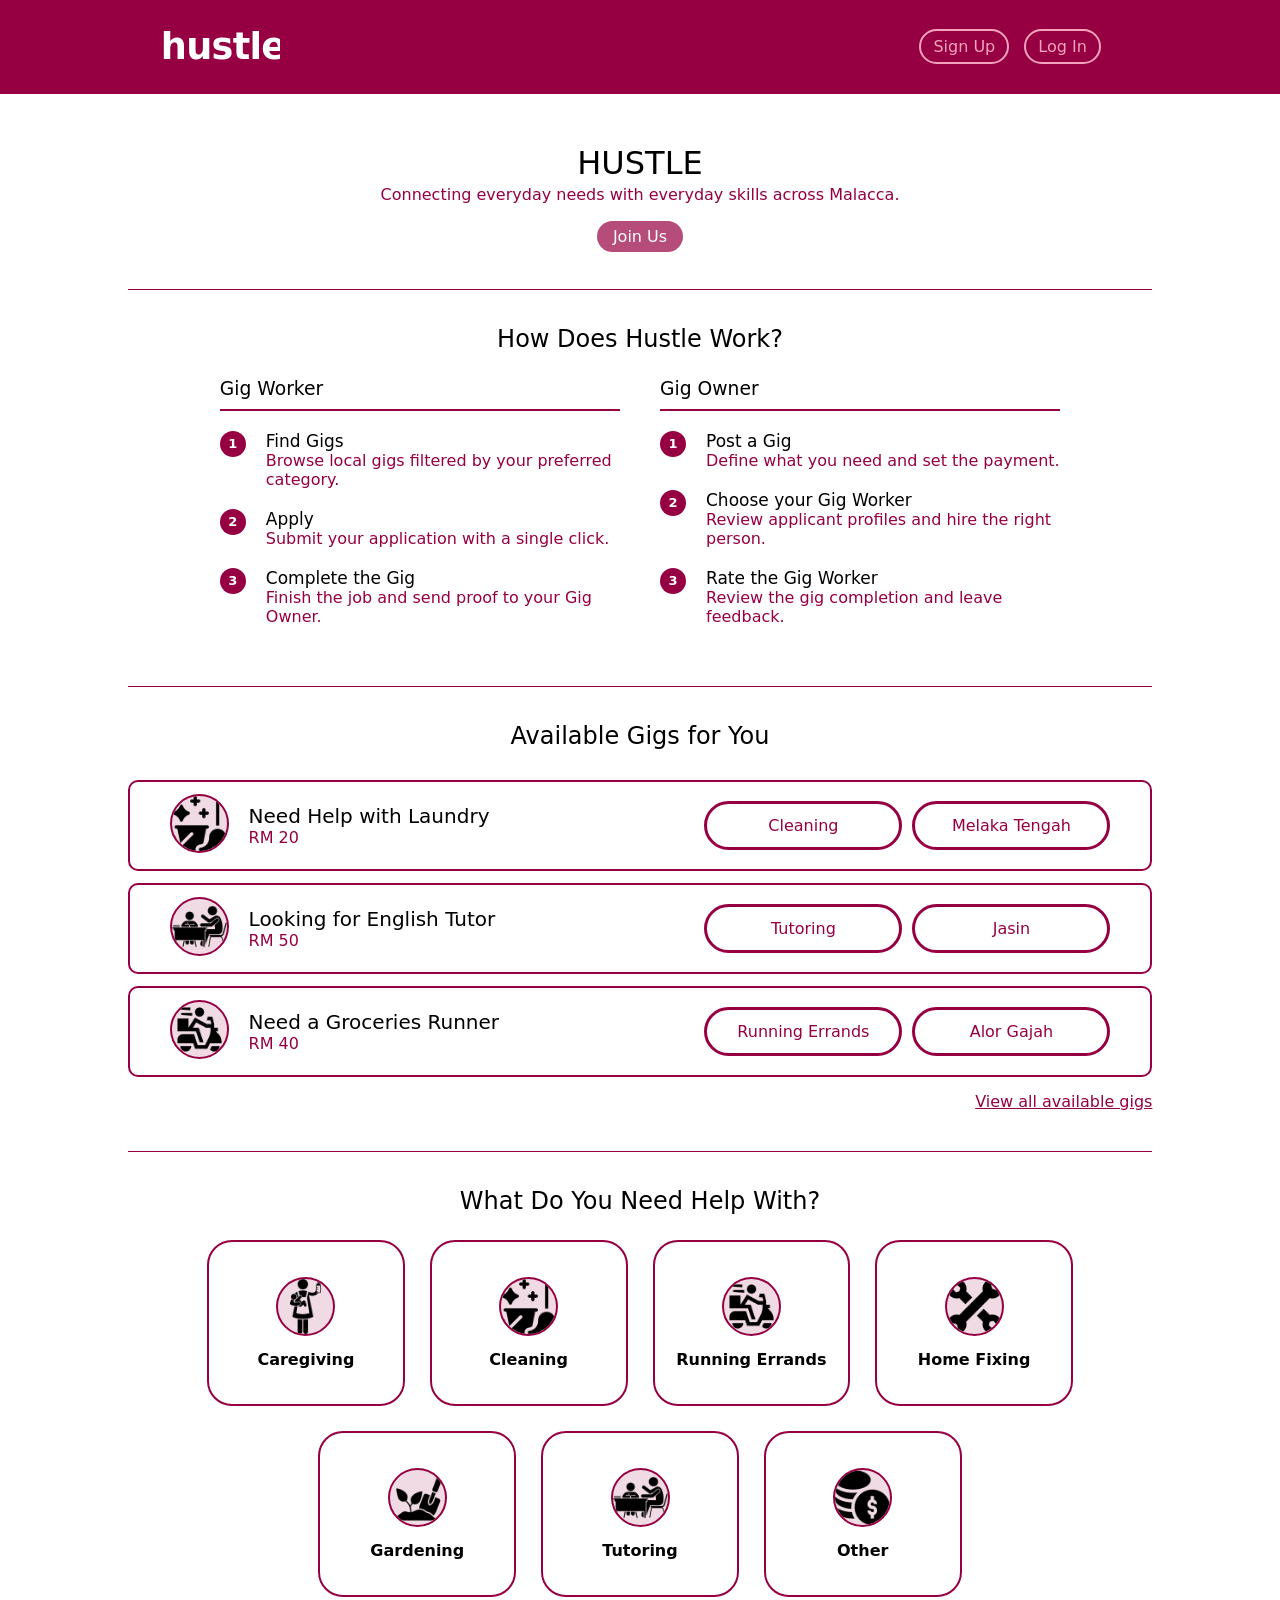
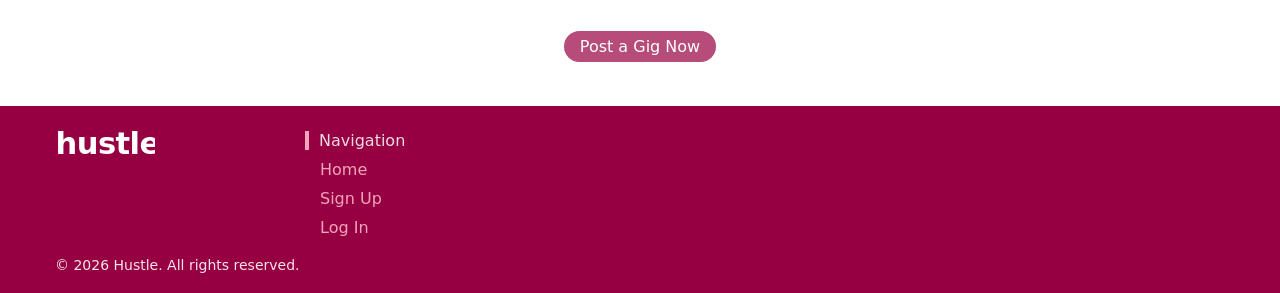
<file: index.html>
<!DOCTYPE html>
<html lang="en">
<head>
    <meta charset="UTF-8">
    <meta name="viewport" content="width=device-width, initial-scale=1.0">
    <title>Hustle</title>
    <link rel="stylesheet" href="base.css" type="text/css">
    <link rel="stylesheet" href="index-style.css" type="text/css">
    <link rel="stylesheet" href="list-style.css" type="text/css">
</head>
<body>
    <header>
        <div class="imgLogo"><img src="images/logo.svg" alt="Hustle Logo"></div>
        <nav>
            <ul>
                <li><a href="signup.php">Sign Up</a></li>
                <li><a href="login.php">Log In</a></li>
            </ul>
        </nav>
    </header>
    <div class="content-container">
        <div class="first-container">
             <h1>HUSTLE</h1>
             <p class="highlightText">Connecting everyday needs with everyday skills across Malacca.</p>
             <p class="first-button"><a href="signup.php">Join Us</a></p>
        </div>
        <div class="second-container">
            <h2>How Does Hustle Work?</h2>
            <div class="role-container">
                <div class="role-section">
                    <h3>Gig Worker</h3>
                    <div class="role-step">
                        <div class="role-number">1</div>
                        <div class="role-content">
                            <h4>Find Gigs</h4>
                            <p>Browse local gigs filtered by your preferred category.</p>
                        </div>
                    </div>
                    <div class="role-step">
                        <div class="role-number">2</div>
                        <div class="role-content">
                            <h4>Apply</h4>
                            <p>Submit your application with a single click.</p>
                        </div>
                    </div>
                    <div class="role-step">
                        <div class="role-number">3</div>
                        <div class="role-content">
                            <h4>Complete the Gig</h4>
                            <p>Finish the job and send proof to your Gig Owner.</p>
                        </div>
                    </div>
                </div>
                <div class="role-section">
                    <h3>Gig Owner</h3>
                    <div class="role-step">
                        <div class="role-number">1</div>
                        <div class="role-content">
                            <h4>Post a Gig</h4>
                            <p>Define what you need and set the payment.</p>
                        </div>
                    </div>
                    <div class="role-step">
                        <div class="role-number">2</div>
                        <div class="role-content">
                            <h4>Choose your Gig Worker</h4>
                            <p>Review applicant profiles and hire the right person.</p>
                        </div>
                    </div>
                    <div class="role-step">
                        <div class="role-number">3</div>
                        <div class="role-content">
                            <h4>Rate the Gig Worker</h4>
                            <p>Review the gig completion and leave feedback.</p>
                        </div>
                    </div>
                </div>
            </div>
        </div>
        <div class="second-container">
            <h2>Available Gigs for You</h2>
            <div class="list-container">
                <ul class="gig-list">
                    <li class="item-container">
                        <a href="signup.php">
                        <div class="gig-left">
                            <div class="gig-img"><img src="images/cleaning.png" alt="Gig Photo"></div>
                            <div class="gig-info">
                                <p class="gig-name">Need Help with Laundry</p>
                                <p class="gig-salary">RM 20</p>                            
                            </div>
                            </div>
                        <div class="gig-right">
                            <p class="gig-filter">Cleaning</p>
                            <p class="gig-filter">Melaka Tengah</p>
                        </div>
                        </a>
                    </li>
                    <li class="item-container">
                        <a href="signup.php">
                        <div class="gig-left">
                            <div class="gig-img"><img src="images/tutoring.png" alt="Gig Photo"></div>
                            <div class="gig-info">
                                <p class="gig-name">Looking for English Tutor</p>
                                <p class="gig-salary">RM 50</p>                            
                            </div>
                            </div>
                        <div class="gig-right">
                            <p class="gig-filter">Tutoring</p>
                            <p class="gig-filter">Jasin</p>
                        </div>
                        </a>
                    </li>
                    <li class="item-container">
                        <a href="signup.php">
                        <div class="gig-left">
                            <div class="gig-img"><img src="images/errands.png" alt="Gig Photo"></div>
                            <div class="gig-info">
                                <p class="gig-name">Need a Groceries Runner</p>
                                <p class="gig-salary">RM 40</p>                            
                            </div>
                            </div>
                        <div class="gig-right">
                            <p class="gig-filter">Running Errands</p>
                            <p class="gig-filter">Alor Gajah</p>
                        </div>
                        </a>
                    </li>
                </ul>
            </div>
            <p class="right"><a href="signup.php">View all available gigs</a></p>
        </div>
        <div class="second-container">
            <h2>What Do You Need Help With?</h2>
            <div class="category-container">
                <div class="category-list">
                    <img src="images/caregiving.png" alt="Category Icon">
                    <p>Caregiving</p>
                </div>
                <div class="category-list">
                    <img src="images/cleaning.png" alt="Category Icon">
                    <p>Cleaning</p>
                </div>
                <div class="category-list">
                    <img src="images/errands.png" alt="Category Icon">
                    <p>Running Errands</p>
                </div>
                <div class="category-list">
                    <img src="images/fixing.png" alt="Category Icon">
                    <p>Home Fixing</p>
                </div>
                <div class="category-list">
                    <img src="images/gardening.png" alt="Category Icon">
                    <p>Gardening</p>
                </div>
                <div class="category-list">
                    <img src="images/tutoring.png" alt="Category Icon">
                    <p>Tutoring</p>
                </div>
                <div class="category-list">
                    <img src="images/other.png" alt="Category Icon">
                    <p>Other</p>
                </div>
            </div>
            <p class="second-button"><a href="signup.php">Post a Gig Now</a></p>
        </div>
    </div>
    <footer>
        <div class="footer-container">
            <div class="left-footer">
                <img src="images/logo.svg" alt="Hustle Logo">
            </div>
            <div class="right-footer">
                <p class="first-line">Navigation</p>
                <ul>
                    <li><a href="index.html">Home</a></li>
                    <!--
                     <li><a href="">About Us</a></li> (Akan Difikirkan)
                     -->
                    <li><a href="signup.php">Sign Up</a></li>
                    <li><a href="login.php">Log In</a></li>
                </ul>
            </div>
        </div>
        <div class="copyright-container">
            <p>&copy; 2026 Hustle. All rights reserved.</p>
        </div>
    </footer>
</body>
</html>
</file>
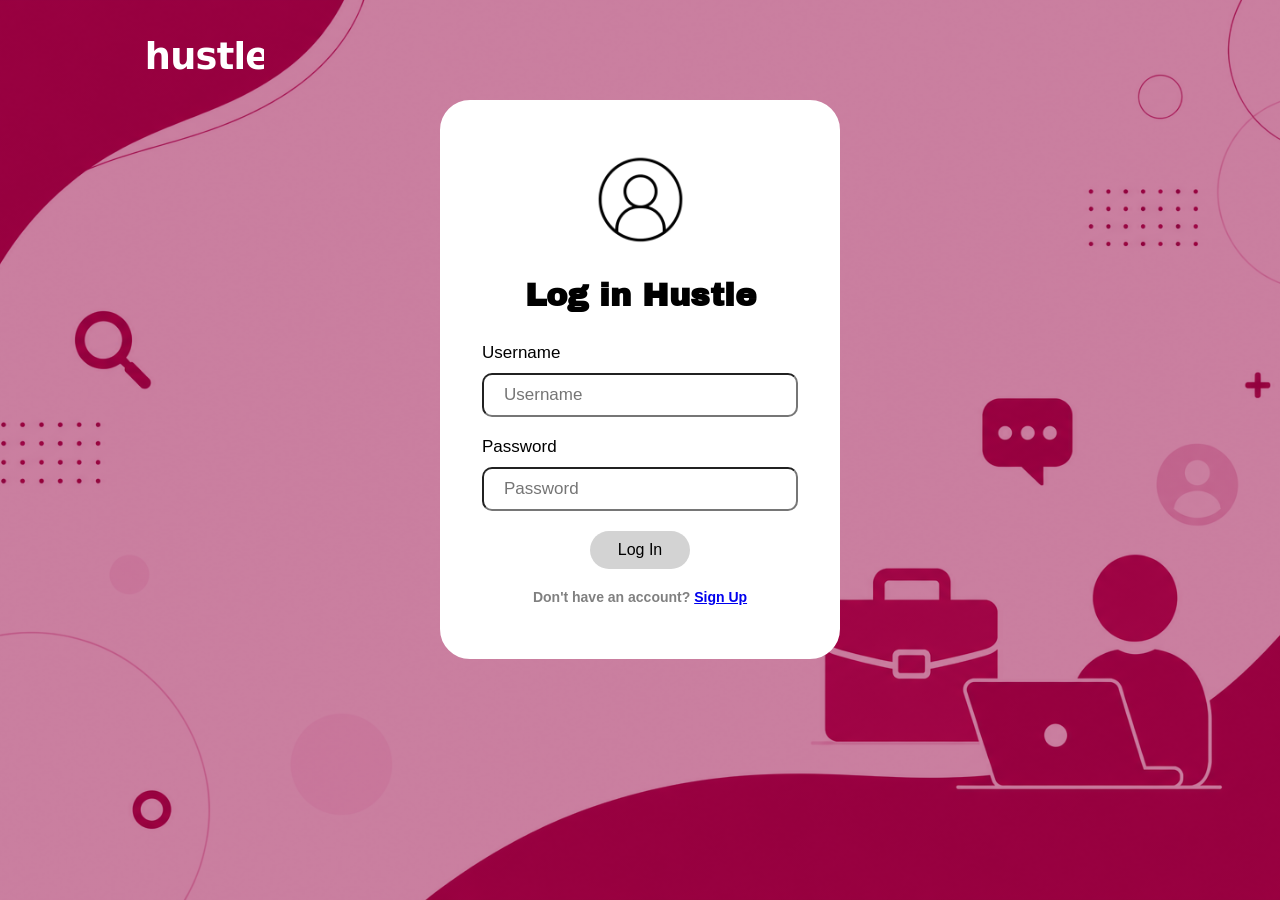
<file: login.html>
<!DOCTYPE html>
<html lang="en">
<head>

    <meta charset="UTF-8">
    <meta name="viewport" content="width=device-width, initial-scale=1.0">
    <title>Login Form</title>
    <link rel="stylesheet" href="login-style.css">

    <style>@import url('https://fonts.googleapis.com/css2?family=Archivo+Black&display=swap');</style>

</head>

<body id="backgroundColor">

    <header>
    <div class="imgLogo"><img src="images/logo.svg" alt="Hustle Logo"></div>
    </header>

    <div id="formGroup">

        <div class="imgIcon">
            <img src="images/iconuser.png" alt="User Icon"> 
        </div>

        <h1>Log in Hustle</h1>

        <form onsubmit="event.preventDefault(); showData();">

            <div class="formSection">
                <label>Username</label>
                <input type="text" id="nameInput" required placeholder="Username">
            </div>

            <div class="formSection">
                <label>Password</label>
                <input type="password" id="passwordInput" required placeholder="Password">
            </div>

            <button type="submit">Log In</button>
            <h2>Don't have an account? <a href="signup.html">Sign Up</a></h2>

        </form>

    </div>

    <div id="main" class="hidden">

        <p id="username"></p>
        <p id="password"></p>

    </div>
    
    <script>

        function showData() 
        {
            let username = document.getElementById("nameInput").value;
            let password = document.getElementById("passwordInput").value;
      
            // document.getElementById("username").innerHTML = "Username: " + username;
            // document.getElementById("password").innerHTML = "Password: " + password;

            document.getElementById("main").classList.remove("hidden");
        }

    </script>
    
</body>
</html>
</file>
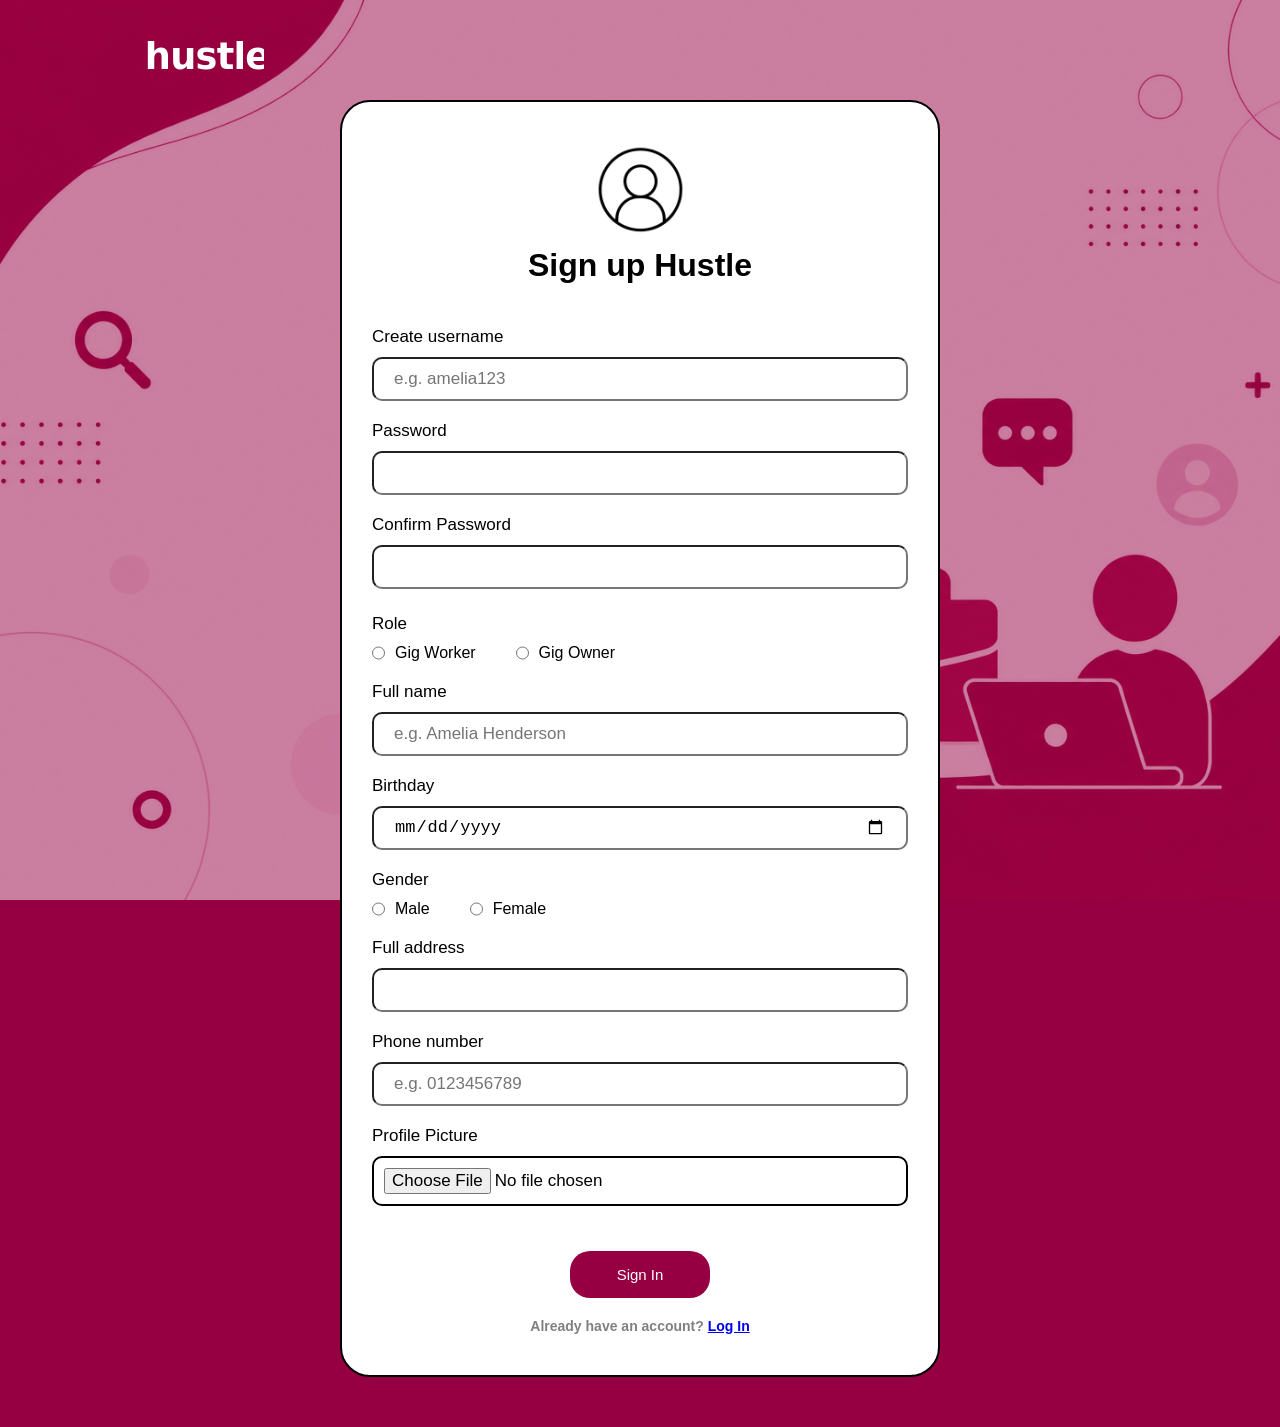
<file: signup.html>
<!DOCTYPE html>
<html lang="en">
<head>

    <meta charset="UTF-8">
    <meta name="viewport" content="width=device-width, initial-scale=1.0">
    <title>Signup Form</title>
    <link rel="stylesheet" href="signup-style.css">

    <style>@import url('https://fonts.googleapis.com/css2?family=Archivo+Black&display=swap');</style>

</head>

<body id="backgroundColor">

    <header>
    <div class="imgLogo"><img src="images/logo.svg" alt="Hustle Logo"></div>
    </header>

    <div id="formGroup">

        <div class="imgIcon">
            <img src="images/iconuser.png" alt="User Icon">  
        </div>

        <h1>Sign up Hustle</h1>

        <form action="signupUser.php" method="POST" enctype="multipart/form-data" onsubmit="return validateForm()">

            <div class="formSection">
                <label>Create username</label>
                <input type="text" id="usernameInput" name="usernameInput" required placeholder="e.g. amelia123">
            </div>

            <div class="formSection">
                <label>Password</label>
                <input type="password" id="passwordInput" name="passwordInput" required oninput="clearPasswordError()">
            </div>

            <div class="formSection">
                <label>Confirm Password</label>
                <input type="password" id="confirmPasswordInput" required oninput="clearPasswordError()">
                <p id="passwordError" class="error"></p>
            </div>

            <div class="formRole">
                <label for="userType">Role</label>
                <div class="roleOptions">
                    <input type="radio" name="role" id="roleWorker" value="gig worker" onclick="toggleBankRequired()" required>Gig Worker
                    <input type="radio" name="role" id="roleOwner" value="gig owner" onclick="toggleBankRequired()" required>Gig Owner
                </div>
            </div>

            <div class="formSection">
                <label>Full name</label>
                <input type="text" id="nameInput" name="nameInput" required placeholder="e.g. Amelia Henderson">
            </div>

            <div class="formSection">
                <label>Birthday</label>
                <input type="date" id="birthdayInput" name="birthdayInput" required>
            </div>

            <div class="formRole">
              <label>Gender</label>
              <div class="roleOptions">
                <input type="radio" name="gender" id="male" value="male" required>Male
                <input type="radio" name="gender" id="female" value="female" required>Female
              </div>
            </div>

            <div class="formSection">
                <label>Full address</label>
                <input type="text" id="addressInput" name="addressInput" required>
            </div>

            <div class="formSection">
                <label>Phone number</label>
                <input type="tel" id="phoneInput" name="phoneInput" required placeholder="e.g. 0123456789">
            </div>

            <div class="formSection" id="bankAccountSection" style="display:none;">
                <label>Bank Account</label>
                <input type="text" id="bankAccount" name="accInput" placeholder="e.g. Maybank - 162991174909">
            </div>

            <div class="formSection">
                <label>Profile Picture</label>
                <input type="file" id="profileInput" name="profileInput" accept="image/*">
            </div>

            <button type="submit">Sign In</button>

        </form>

        <h2>Already have an account? <a href="login.php">Log In</a></h2>

    </div>
    
    <script>

        function toggleBankRequired()
        {
            const role = document.querySelector('input[name="role"]:checked');
            const bankSection = document.getElementById("bankAccountSection");
            const bankInput = document.getElementById("bankAccount");

            if (role && role.value === "gig worker")
            {
                bankSection.style.display = "block";
                bankInput.required = true;
            }
            else
            {
                bankSection.style.display = "none";
                bankInput.required = false;
                bankInput.value = ""
            }
        }

        
        function clearPasswordError() 
        {
            const password = document.getElementById("passwordInput").value;
            const confirmPassword = document.getElementById("confirmPasswordInput").value;

            if (password !== confirmPassword)
            {
                document.getElementById("passwordError").innerHTML = "Password does not match";
            }
            else
            {
                document.getElementById("passwordError").innerHTML = "";
            }
        }

        function validateForm()
        {
            const password = document.getElementById("passwordInput").value;
            const confirmPassword = document.getElementById("confirmPasswordInput").value;

            if (password !== confirmPassword)
            {
                document.getElementById("passwordError").innerHTML = "Password does not match";
                return false;
            }

            return true;
        }



    </script>
    
</body>
</html>
</file>
<file: base.css>
*{
    margin: 0;
    padding: 0;
    font-family: system-ui, -apple-system, BlinkMacSystemFont, 'Segoe UI', Roboto, Oxygen, Ubuntu, Cantarell, 'Open Sans', 'Helvetica Neue', sans-serif;
    font-weight: 500;
}

header{
    display: flex;
    justify-content: space-between;
    padding: 30px 160px;
    background-color: rgb(150, 0, 66);
    align-items: center;
}

.imgLogo{
    flex: auto;
}

.imgLogo img{
    width: 120px;
    height: auto;
}

nav {
    display: flex;             
    flex: 1;                   
    justify-content: flex-end;
    padding-right: 2%;
}

nav ul{
    display: flex;
    list-style: none;
    gap: 15px;
}

nav ul li a{
    border: 2px solid rgb(243, 163, 188);
    padding: 6px 12px;
    border-radius: 20px;
    white-space: nowrap;
}

nav a{
    text-decoration: none;
    color: rgb(243, 163, 188);
}

nav a:hover, nav a.current{
    background-color: rgb(243, 163, 188);
    color: rgb(150, 0, 66);
}

.hLeft-container, .hRight-container {
    display: flex;
    gap: 12px;
    align-items: center;
}

.hLeft-container {
    margin-right: 40px;
}

.hRight-container img {
    width: 30px;  
    height: auto;
    display: block;
}

.hRight-container li:first-child a {
    border: none;
    padding: 0;
}

.content-container{
    background-color: white;
    padding: 20px 30px;
    min-height: calc(100vh - 360px);
}

footer{
    background-color: rgb(150, 0, 66);
    color: #F3A3BC;
    padding: 20px 55px;
}

.footer-container{
    display: flex;
}

 footer img{
    width: 100px;
    height: auto;
 }

.left-footer, .right-footer{
    padding: 5px 150px 5px 0px;
}

.left-footer{
    flex: 0;
}

.right-footer{
    flex: auto;
}

.right-footer ul li{
    padding: 10px 15px 0px;
    list-style: none;
}

.right-footer a{
    text-decoration: none;
    color: rgb(243, 163, 188);
}

.first-line{
    color: rgb(255, 255, 255, 0.85);
    border-left: 4px solid rgb(243, 163, 188);
    padding-left: 10px;
}

.copyright-container{
    color: rgb(252, 228, 236);
    font-size: 14px;
    margin-top: 15px;
}

/* Smartphone (Potrait) */
@media (max-width: 480px) {
    header {
        flex-direction: column;
        padding: 20px 5px;
    }

    .imgLogo{
        margin-bottom: 6%;
    }

    nav{
        justify-content: center;
        flex-wrap: wrap;
        gap: 20px 10px;
        margin-bottom: 5px;        
    }

    .hLeft-container, .hRight-container {
        justify-content: center;
        flex-wrap: wrap;
        margin-right: 0;
        gap: 10px;
    }

    .hLeft-container{
        margin-bottom: 5px;
    }

    footer{
        padding: 5% 8%;
    }

    .left-footer, .right-footer{
        padding: 0;
    }

    .left-footer{
        margin-right: 75px;
    }
}

/* Smartphone (Landscape) and Tablet */
@media (min-width: 481px) and (max-width: 1024px) {
    header{
        padding: 20px 50px;
    }
}
</file>
<file: index-style.css>
body{
    background-color: rgb(255, 255, 255);
    font-family: Arial;
    margin: 0;
    padding: 0;
    box-sizing: border-box;
    background-size: cover;           
    background-position: center;     
    background-repeat: no-repeat;    
    background-attachment: fixed;    
    min-height: 100vh;   
}

.first-container{
    display: flex;
    flex-direction: column;
    align-items: center;       
    text-align: center;
    margin: 30px 0 40px;
}

.highlightText, .role-content p, p.right a{
    color: rgb(150, 0, 66);
}

.first-button{
    margin: 20px 0 0;
}

.first-button a, .second-button a{
    text-decoration: none;
    color: white;
    border: none;
    padding: 6px 16px;
    border-radius: 20px;
    background-color: rgb(150, 0, 66, 0.7);
}

.first-button a:hover, .second-button a:hover{
    background-color: rgb(150, 0, 66);
}

.first-container h1, .first-container p{
    margin-bottom: 3px;
}

.second-container{
    border-top: solid 1px rgb(150, 0, 66);
    padding-top: 35px;
    margin: 0 8%;
}

.second-container h2{
    text-align: center;
    margin-bottom: 25px;
}

.role-container {
  display: flex;
  justify-content: center;
  gap: 40px;
  margin: 0 auto 40px;
  padding: 0 9%;
}

.role-container h3{
    margin-bottom: 20px;
    border-bottom: 2px solid rgb(150, 0, 66);
    padding-bottom: 10px;
}

.role-section{
    flex: 1;
}

.role-step{
    display: flex;
    gap: 20px;
}

.role-number{
    border: none;
    border-radius: 50%;
    background-color: rgb(150, 0, 66);
    color: white;
    height: 26px;
    width: 26px;
    display: flex;
    align-items: center;
    justify-content: center;
    font-size: 13px;
    font-weight: bold;
    flex-shrink: 0;
}

.role-content{
    margin-bottom: 20px;
}

.role-content h4{
    font-size: 17px;
}

.right{
    margin: 15px 0 40px;
    text-align: right;
}

.category-container{
    display: flex;
    justify-content: center;
    flex-wrap: wrap;
    gap: 25px;
}

.category-list{
    border: 2px solid rgb(150, 0, 66);
    padding: 35px 20px;
    text-align: center;
    width: 15%;
    border-radius: 25px;
}

.category-list p{
    margin-top: 10px;
    font-weight: bold;
}

.second-button{
    text-align: center;
    margin: 40px 0 30px;
}

@media (max-width: 480px) {
   .role-container {
    flex-direction: column;
    gap: 25px;
    margin-top: 30px;
    padding: 0 4%;
  }

  .second-container {
    margin: 0 6%;
  }

  .category-container{
    gap: 18px;
  }

  .category-list{
    padding: 20px;
    width: 30%;
  }
}
</file>
<file: list-style.css>
.accessibility
{
  position: absolute;
  width: 1px;
  height: 1px;
  overflow: hidden;
}

form
{
  display: flex;
  justify-content: center;
  gap: 12px;
}

.search-section
{
  flex: 1;
}

.filter-section
{
  flex: none;
}

input[type="search"], select
{
  width: 100%;
  padding: 12px 16px;
  border-radius: 25px;
  border: 3px solid rgb(150, 0, 66);;
  outline: none;
  font-size: 16px;
  color: rgb(150, 0, 66);
  background-color: rgba(254, 234, 243, 0.666);;
}

button[type="submit"]
{
  padding: 12px 16px;
  border-radius: 25px;
  border: none;
  background-color: rgb(150, 0, 66);
  color: white;
}

::placeholder
{
  color: rgb(150, 0, 66);
}

.list-container
{
  margin-top: 30px;
}

.gig-list, .user-list
{
  list-style: none;
  margin: 10px 0 0 0;
  display: flex;
  flex-direction: column;
  gap: 12px;
}

.item-container a
{
  display: flex;
  justify-content: space-between;
  padding: 12px 40px;
  border: 2px solid rgb(150, 0, 66);
  border-radius: 10px;
  text-decoration: none;
}

.gig-left, .user-left
{
  display: flex;
  align-items: center;
  gap: 20px;
}

.user-img img, .gig-img img, .category-list img
{
  width: 55px;
  height: 55px;
  border-radius: 50%;
  border: 2px solid rgb(150, 0, 66);
  background-color: rgba(150, 0, 65, 0.141);
  padding: 0;
  object-fit: cover;
}

.gig-right, .user-right
{
  display: flex;
  align-items: center;
  gap: 10px;
}

.gig-filter, .user-filter
{
  padding: 12px 16px;
  border-radius: 25px;
  color: rgb(150, 0, 66);
  width: 160px;
  text-align: center;
  border: 3px solid rgb(150, 0, 66);
}

.gig-name, .user-name
{
  font-size: 20px;
  color: black;
}

.gig-salary
{
  color: rgb(150, 0, 66);
}

@media (max-width: 480px) {
  form{
    flex-direction: column;
  }

  .item-container a {
    flex-direction: column;
    padding: 16px;
  }

  .gig-right, .user-right {
    justify-content: center;
    margin-top: 20px;
  }
}
</file>
<file: login-style.css>
body
{
    background-image: linear-gradient(rgba(150, 0, 66, 0.5), rgba(150, 0, 66, 0.5)),url('images/backgroundHustle.png');
    background-color: rgb(150, 0, 66);
    font-family: Arial;
    margin: 0;
    padding: 20px;
    box-sizing: border-box;
    background-size: cover;           
    background-position: center;     
    background-repeat: no-repeat;    
    background-attachment: fixed;    
    min-height: 100vh;              
    
}

header
{
    margin-top: 20px;
}

.imgLogo
{
    display: flex;
    justify-content: flex-start;
}

.imgLogo img
{
    width: 120px;
    height: auto;
    margin-left: 10%;
}


#formGroup
{
    width: 90%;
    max-width: 400px;
    margin: 30px auto;
    background-color: rgb(255, 255, 255);
    padding: 40px;
    border-radius: 30px;
    border: 2px solid rgb(255, 255, 255);
    box-sizing: border-box;
}


.imgIcon
{
    display: flex;
    justify-content: center;
}

.imgIcon img
{
    width: 115px;
    height: 115px;
}


h1
{
    font-family: "Archivo Black", sans-serif;
    text-align: center;
    margin-bottom: 30px;
}


label
{
    font-size: 17px;
}


input
{
    width: 100%;
    height: 20px;
    padding: 20px;
    margin-top: 10px;
    margin-bottom: 20px;
    border-radius: 10px;
    font-size: 17px;
    box-sizing: border-box;
}


button
{
    width: 100px;
    padding: 10px;
    border: none;
    border-radius: 20px;
    background-color: lightgray;
    font-size: 16px;
    display: block;
    margin: auto;
}


h2
{
    text-align: center;
    margin-top: 20px;
    font-size: 14px;
    color: gray;
}


@media screen and (max-width: 768px)
{
    #formGroup
    {
        padding: 30px;
    }

    h1
    {
        font-size: 28px;
    }
}


@media screen and (max-width: 480px)
{
    #formGroup
    {
        width: 95%;
        padding: 20px;
    }

    .imgLogo img
    {
        width: 90px;
    }

    .imgIcon img
    {
        width: 90px;
        height: 90px;
    }

    h1
    {
        font-size: 22px;
    }

    input
    {
        font-size: 15px;
    }

    button
    {
        width: 100%;
    }
}
</file>
<file: signup-style.css>
body
{
    background-image: linear-gradient(rgba(150, 0, 66, 0.5), rgba(150, 0, 66, 0.5)),url('images/backgroundHustle.png');
    background-color: rgb(150, 0, 66);
    font-family: Arial;
    margin: 0;
    padding: 20px;
    box-sizing: border-box;
    background-size: cover;           
    background-position: center;     
    background-repeat: no-repeat;    
    background-attachment: fixed;    
    min-height: 100vh;     
}

input
{
    width: 100%;
    height: 20px;
    padding: 20px;
}

header
{
    margin-top: 20px;
}

.imgLogo
{
    display: flex;
    justify-content: flex-start;
}

.imgLogo img
{
    width: 120px;
    height: auto;
    margin-left: 10%;
}

.imgIcon img
{
    width: 115px;
    height: 115px;
    display:flex;
    margin: auto;
    margin-top: 0px;
}

#formGroup
{
    width: 100%;
    max-width: 600px;
    margin: 30px auto;
    background-color: rgb(255, 255, 255);
    padding: 30px;
    border-radius: 30px;
    border: 2px solid rgb(0, 0, 0);
    box-sizing: border-box;
    
}

label
{
    font-size: 17px;
    margin-top: 10px;
}

input
{
    width: 100%;
    height: 20px;
    padding: 20px;
    margin-top: 10px;
    margin-bottom: 20px;
    border-radius: 10px;
    font-size: 17px;
    box-sizing: border-box;
}

button
{
    width: 140px;           
    padding: 15px 10px;     /* 👈 Ditukar: 15px untuk tinggi (atas/bawah), 10px untuk lebar (kiri/kanan) */
    border: none;
    border-radius: 20px;
    background-color: rgb(150, 0, 66);
    color: white;
    font-size: 15px;
    text-align: center;
    display: block;         
    margin: 25px auto 0;    
    cursor: pointer;
    
     
}

h1
{
    font-family: Arial;
    text-align: center;
    margin: auto;
    margin-bottom: 8%;
    font-size: 32px;
}

h2
{
    text-align: center;
    margin-top: 20px;
    font-size: 14px;
    color: gray;
}

.roleOptions
{
    display: flex;
    justify-content: flex-start;
    margin: 10px 0 20px;
    
}

.roleOptions input[type="radio"]
{
    width: auto;
    height: auto;
    padding: 0;
    margin: 0 10px 0 0;
}

.roleOptions input[type="radio"]:not(:first-of-type) {
    margin-left: 40px;
}

.error{
    color: rgb(220, 53, 69);
    font-size: 15px;
    margin-top: -10px;
}

input[type="file"]
{
    padding: 10px;
    border: 1px solid #ccc;
    cursor: pointer;
    height: 50px;
    border: 2px solid rgb(0, 0, 0);
}

@media screen and (max-width: 768px)
{
    #formGroup
    {
        padding: 30px;
    }

    h1
    {
        font-size: 28px;
    }
}


@media screen and (max-width: 480px)
{
    #formGroup
    {
        width: 95%;
        padding: 20px;
    }

    .imgLogo img
    {
        width: 90px;
    }

    .imgIcon img
    {
        width: 90px;
        height: 90px;
    }

    h1
    {
        font-size: 22px;
    }

    input
    {
        font-size: 15px;
    }

    button
    {
        width: 100%;
    }
}
</file>
